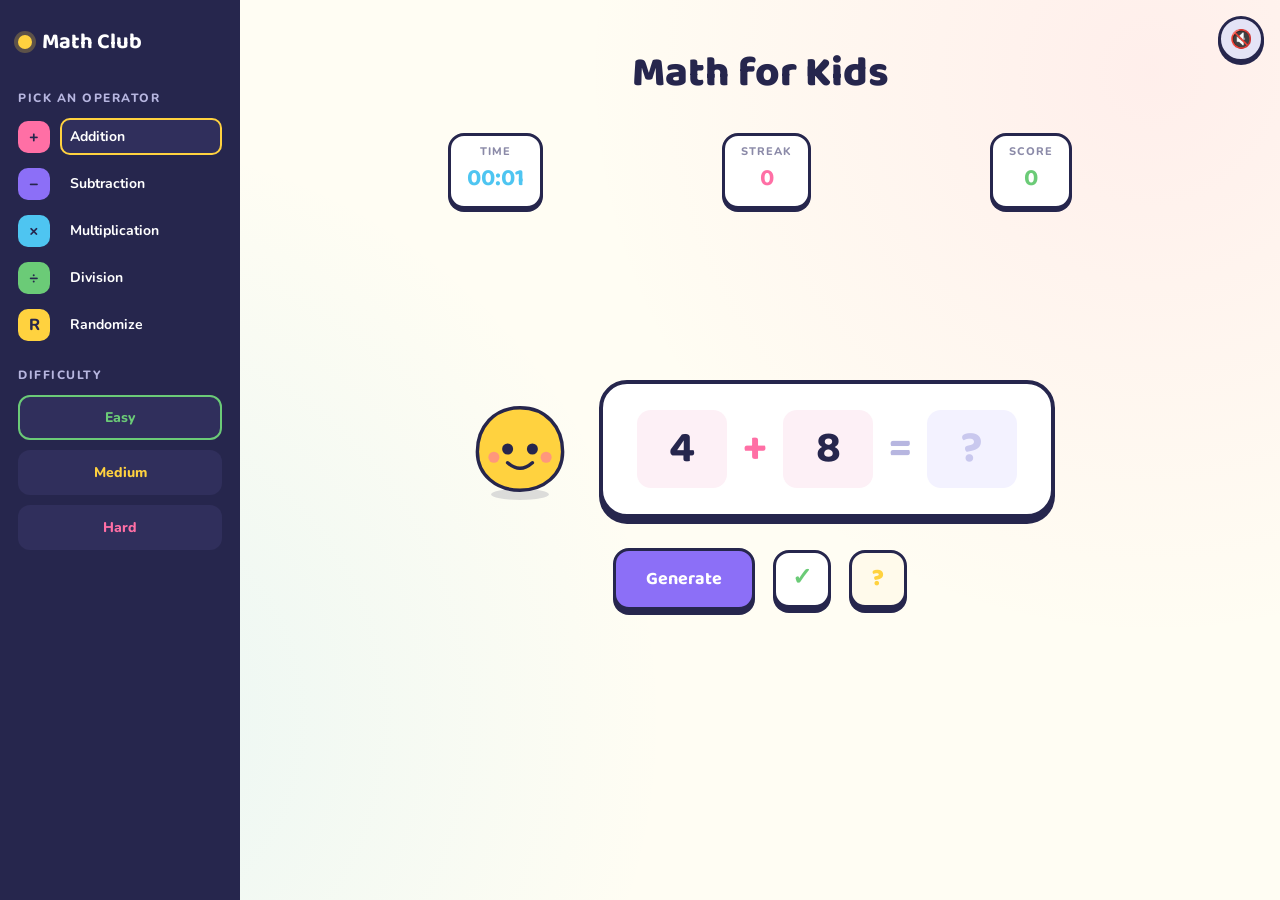
<file: Math For Kids/Math For Kids/index.html>
<!DOCTYPE html>
<html lang="en">
<head>
    <meta charset="UTF-8">
    <meta name="viewport" content="width=device-width, initial-scale=1.0">
    <title>Math for Kids</title>
    <link rel="preconnect" href="https://fonts.googleapis.com">
    <link rel="preconnect" href="https://fonts.gstatic.com" crossorigin>
    <link href="https://fonts.googleapis.com/css2?family=Baloo+2:wght@500;700;800&family=Nunito:wght@600;700;800&display=swap" rel="stylesheet">
    <link rel="stylesheet" href="style.css">
    <script src="script.js" defer></script>
</head>
<body>

<button class="menu-toggle" id="menu-toggle" aria-label="Toggle menu">&#9776;</button>
<button class="music-toggle" id="music-toggle" aria-label="Toggle background music">&#127925;</button>
<audio id="bg-music" src="Music/Aetheric - Sunshine (freetouse.com).mp3" loop preload="auto"></audio>
<audio id="correct-sound" src="Music/freesound_community-yay-6120.mp3" preload="auto"></audio>
<div class="overlay" id="overlay"></div>

<div class="wrapper">
    <div class="sidebar" id="sidebar">
        <div class="sidebar-brand">
            <span class="brand-dot"></span>
            <h1>Math Club</h1>
        </div>

        <h2>Pick an operator</h2>
        <ul id="operator-list">
            <li class="active" data-op="+"><span>&#43;</span><button>Addition</button></li>
            <li data-op="-"><span>&#8722;</span><button>Subtraction</button></li>
            <li data-op="&times;"><span>&#215;</span><button>Multiplication</button></li>
            <li data-op="&divide;"><span>&#247;</span><button>Division</button></li>
            <li data-op="random"><p>R</p><button>Randomize</button></li>
        </ul>

        <h2>Difficulty</h2>
        <button data-level="easy" class="active">Easy</button>
        <button data-level="medium">Medium</button>
        <button data-level="hard">Hard</button>
    </div>

<div class="main">
    <h1>Math for Kids</h1>

    <div class="stats-bar">
        <div class="stat stat-time">
            <span class="stat-label">Time</span>
            <span class="stat-value" id="timer">00:00</span>
        </div>
        <div class="stat stat-streak">
            <span class="stat-label">Streak</span>
            <span class="stat-value" id="streak">0</span>
        </div>
        <div class="stat stat-score">
            <span class="stat-label">Score</span>
            <span class="stat-value" id="score">0</span>
        </div>
    </div>

    <div class="content">
        <div class="game-row">
            <svg class="mascot" id="mascot" viewBox="0 0 160 160" xmlns="http://www.w3.org/2000/svg" aria-hidden="true">
                <ellipse class="mascot-shadow" cx="80" cy="146" rx="42" ry="8"></ellipse>
                <g class="mascot-body">
                    <path d="M80 20 C118 20 142 48 142 84 C142 118 114 140 80 140 C46 140 18 118 18 84 C18 48 42 20 80 20 Z" fill="#FFD23F" stroke="#26264D" stroke-width="5"/>
                    <circle class="eye eye-left" cx="62" cy="80" r="8" fill="#26264D"/>
                    <circle class="eye eye-right" cx="98" cy="80" r="8" fill="#26264D"/>
                    <path class="mouth" d="M62 100 Q80 116 98 100" fill="none" stroke="#26264D" stroke-width="5" stroke-linecap="round"/>
                    <circle cx="42" cy="92" r="8" fill="#FF6FA5" opacity="0.6"/>
                    <circle cx="118" cy="92" r="8" fill="#FF6FA5" opacity="0.6"/>
                </g>
            </svg>

            <div class="problem-card">
                <div class="problem">
                    <input type="text" id="num1" readonly values="_">
                    <span class="operator" id="operator-symbol">+</span>
                    <input type="text" id="num2" readonly values="_">
                    <span class="equals">=</span>
                    <input type="text" id="answer" placeholder="?" inputmode="numeric">
                </div>
            </div>
        </div>

        <div class="actions">
            <button class="generate-btn" id="generate-btn">Generate</button>
            <button class="check-btn" id="check-btn" title="Check answer">&#10003;</button>
            <button class="hint-btn" id="hint-btn" title="Get a hint">?</button>
        </div>

        <div class="hint" id="hint"></div>
        <div class="feedback" id="feedback"></div>
    </div>
</div>
</div>
</body>
</html>
</file>
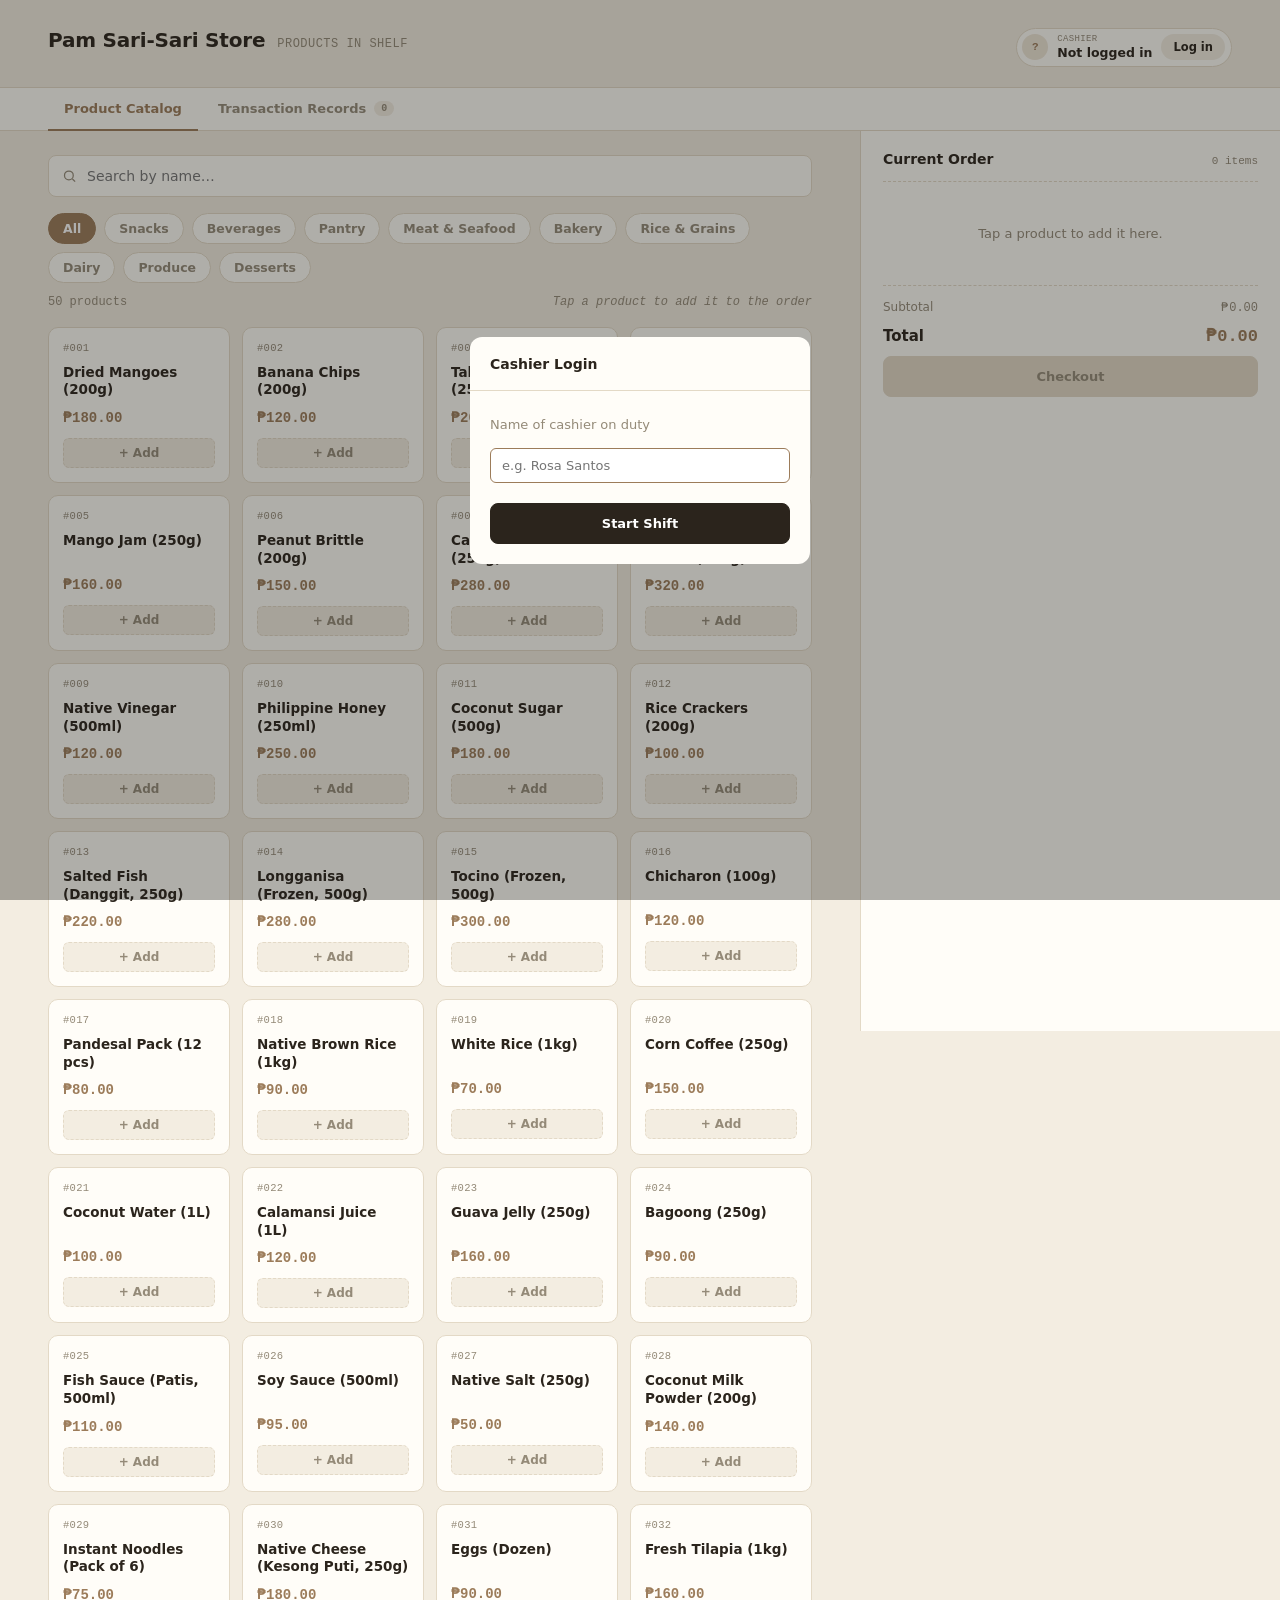
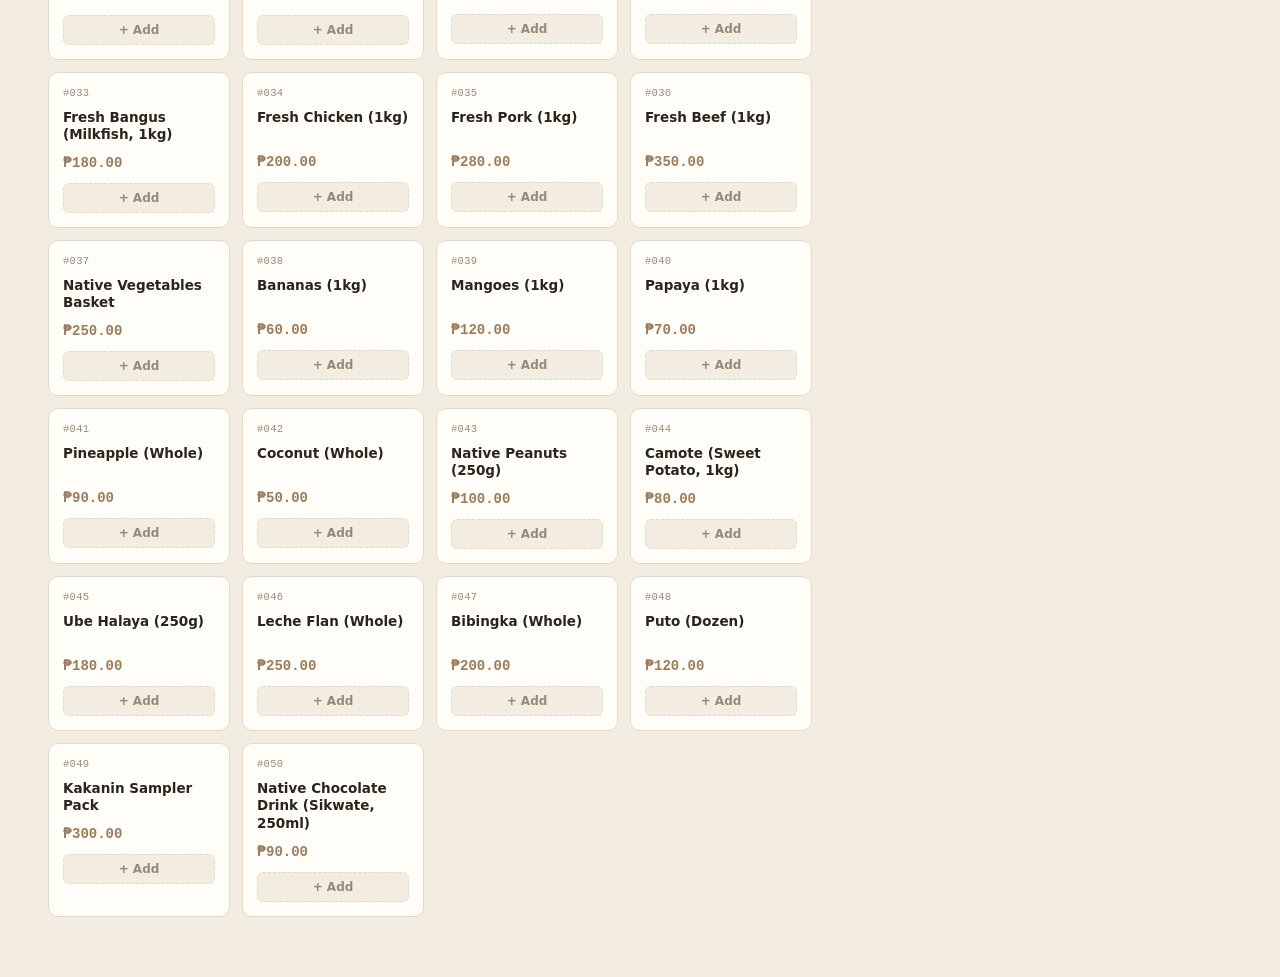
<file: Sari-Sari Store POS System/Sari-Sari Store POS System/Home.html>
<!DOCTYPE html>
<html lang="en">
<head>
<meta charset="UTF-8">
<meta name="viewport" content="width=device-width, initial-scale=1.0">
<title>Sari-Sari Store POS</title>
<link rel="stylesheet" href="style.css">
</head>
<body>

<header>
  <div class="brand">
    <h1>Pam Sari-Sari Store</h1>
    <span class="tag">Products in Shelf</span>
  </div>
  <div class="header-right">
    <div class="cashier-badge" id="cashierBadge">
      <span class="cb-avatar" id="cashierAvatar">?</span>
      <span class="cb-info">
        <span class="cb-label">Cashier</span>
        <span class="cb-name" id="cashierName">Not logged in</span>
      </span>
      <button class="cb-switch" id="cashierSwitchBtn">Log in</button>
    </div>
  </div>
</header>

<nav class="view-tabs">
  <button class="view-tab active" id="tabPos" data-view="pos">Product Catalog</button>
  <button class="view-tab" id="tabRecords" data-view="records">
    Transaction Records
    <span class="tab-badge" id="tabRecordsCount">0</span>
  </button>
</nav>

<div class="layout" id="posView">
  <main class="catalog">
    <div class="search catalog-search">
      <svg viewBox="0 0 24 24" fill="none" stroke-width="2"><circle cx="11" cy="11" r="7"/><path d="m21 21-4.3-4.3"/></svg>
      <input id="searchInput" type="text" placeholder="Search by name…">
    </div>
    <div class="category-filters" id="categoryFilters"></div>
    <div class="meta-row">
      <span id="countLabel">0 products</span>
      <span class="hint">Tap a product to add it to the order</span>
    </div>
    <div class="grid" id="grid"></div>
    <div class="empty-state" id="emptyState" style="display:none;">No products match your search.</div>
  </main>

  <aside class="log-panel">

    <!-- Current Order (cart) -->
    <div class="cart-section">
      <div class="log-head">
        <span class="log-title">Current Order</span>
        <span class="log-count" id="cartCount">0 items</span>
      </div>
      <div class="cart-list" id="cartList">
        <div class="log-empty">Tap a product to add it here.</div>
      </div>
      <div class="log-foot">
        <div class="log-total-row sub">
          <span>Subtotal</span>
          <span id="cartSubtotal">₱0.00</span>
        </div>
        <div class="log-total-row discount" id="cartDiscountRow" style="display:none;">
          <span>Discount (5%)</span>
          <span id="cartDiscount">−₱0.00</span>
        </div>
        <div class="log-total-row">
          <span>Total</span>
          <span id="cartTotal">₱0.00</span>
        </div>
        <button class="btn-checkout" id="checkoutBtn" disabled>Checkout</button>
      </div>
    </div>

  </aside>
</div>

<!-- Transaction Records: its own full-width view, separate from the POS screen -->
<div class="records-view" id="recordsView" style="display:none;">
  <div class="records-inner">
    <div class="records-header">
      <div>
        <h2>Transaction Records</h2>
        <span class="log-count" id="txnCount">0 recorded</span>
      </div>
    </div>

    <div class="stats-row wide">
      <div class="stat-card">
        <span class="stat-label">Total sales today</span>
        <span class="stat-value" id="statTotalSales">₱0.00</span>
      </div>
      <div class="stat-card">
        <span class="stat-label">Most purchased</span>
        <span class="stat-value stat-product" id="statTopProduct">—</span>
      </div>
      <div class="stat-card">
        <span class="stat-label">Customers today</span>
        <span class="stat-value" id="statCustomersToday">0</span>
      </div>
    </div>

    <div class="table-wrap" id="txnTableWrap">
      <table class="txn-table">
        <thead>
          <tr>
            <th>ID</th><th>Date</th><th>Product</th><th class="num">Qty</th>
            <th class="num">Price</th><th class="num">Subtotal</th><th class="num">Disc.</th>
            <th class="num">Paid</th><th class="num">Change</th><th>Customer</th><th>Cashier</th>
          </tr>
        </thead>
        <tbody id="txnTableBody"></tbody>
      </table>
    </div>
  </div>
</div>

<!-- Mobile-only sticky checkout bar: stays visible while scrolling the catalog -->
<div class="mobile-cart-bar" id="mobileCartBar">
  <div class="mcb-info">
    <span class="mcb-count" id="mcbCount">0 items</span>
    <span class="mcb-total" id="mcbTotal">₱0.00</span>
  </div>
  <button class="mcb-checkout" id="mcbCheckoutBtn">Checkout</button>
</div>

<!-- Cashier login modal -->
<div class="modal-overlay" id="cashierOverlay">
  <div class="modal">
    <div class="modal-head">
      <span>Cashier Login</span>
      <button id="cashierClose" aria-label="Close">✕</button>
    </div>
    <div class="modal-body">
      <div class="qty-row">
        <span class="qty-label">Name of cashier on duty</span>
      </div>
      <input class="text-input" id="cashierNameInput" type="text" placeholder="e.g. Rosa Santos">
      <button class="btn-add" id="cashierLoginConfirm">Start Shift</button>
    </div>
  </div>
</div>

<!-- Checkout modal -->
<div class="modal-overlay" id="checkoutOverlay">
  <div class="modal">
    <div class="modal-head">
      <span>Checkout</span>
      <button id="checkoutClose" aria-label="Close">✕</button>
    </div>
    <div class="modal-body" id="checkoutBody">
      <div class="qty-row">
        <span class="qty-label">Customer name (optional)</span>
      </div>
      <input class="text-input" id="customerNameInput" type="text" placeholder="Walk-in customer">

      <div class="qty-row" style="margin-top:10px;">
        <span class="qty-label">Customer type</span>
      </div>
      <div class="type-pills" id="typePills">
        <button type="button" class="type-pill active" data-type="regular">Regular</button>
        <button type="button" class="type-pill" data-type="senior">Senior</button>
        <button type="button" class="type-pill" data-type="suki">Suki</button>
      </div>

      <div class="qty-row" style="margin-top:10px;">
        <span class="qty-label">Subtotal</span>
        <span class="qty-value" id="checkoutSubtotal">₱0.00</span>
      </div>
      <div class="qty-row discount-line" id="checkoutDiscountRow" style="display:none;">
        <span class="qty-label" id="checkoutDiscountLabel">Discount</span>
        <span class="qty-value discount-value" id="checkoutDiscount">−₱0.00</span>
      </div>
      <div class="qty-row subtotal">
        <span class="qty-label">Total due</span>
        <span class="qty-value" id="checkoutTotal">₱0.00</span>
      </div>
      <div class="qty-row">
        <span class="qty-label">Amount paid</span>
        <div class="pay-input-wrap">
          <span class="peso-sign">₱</span>
          <input id="payInput" type="number" min="0" step="0.01" placeholder="0.00">
        </div>
      </div>
      <div class="qty-row change-row">
        <span class="qty-label">Change</span>
        <span class="qty-value" id="changeDue">₱0.00</span>
      </div>
      <div class="pay-error" id="payError">Amount paid is less than the total due.</div>
      <button class="btn-add" id="checkoutConfirm" disabled>Complete Transaction</button>
    </div>
    <div class="confirm-body" id="confirmBody" style="display:none;">
      <div class="confirm-check">✓</div>
      <div class="confirm-msg">Transaction completed</div>
      <div class="confirm-change" id="confirmChangeText"></div>
      <div class="confirm-actions">
        <button class="btn-outline" id="viewReceiptBtn">View Receipt</button>
        <button class="btn-add" id="confirmDone">Done</button>
      </div>
    </div>
  </div>
</div>

<!-- Receipt modal -->
<div class="modal-overlay" id="receiptOverlay">
  <div class="modal receipt-modal">
    <div class="modal-head no-print">
      <span>Receipt</span>
      <button id="receiptClose" aria-label="Close">✕</button>
    </div>
    <div class="receipt-paper" id="receiptPaper"></div>
    <div class="receipt-actions no-print">
      <button class="btn-add" id="printReceiptBtn">Print Receipt</button>
    </div>
  </div>
</div>

<div class="toast" id="toast"><span id="toastMsg"></span></div>

<!-- Dedicated print target: plain, top-level, no fixed/overflow ancestors
     so the browser can paginate it correctly. Populated just before printing. -->
<div id="printArea"></div>

<script src="script.js"></script>
</body>
</html>
</file>
<file: Math For Kids/Math For Kids/style.css>
/* ============ Design tokens ============ */
:root {
    --pink: #FF6FA5;
    --blue: #4EC5F1;
    --green: #6BCB77;
    --yellow: #FFD23F;
    --purple: #8C6FF7;
    --navy: #26264D;
    --cloud: #FFFDF3;
    --panel: #302F5C;
}

* {
    box-sizing: border-box;
}

html, body {
    margin: 0;
    padding: 0;
    height: 100%;
}

body {
    font-family: 'Nunito', sans-serif;
    background-color: var(--cloud);
    background-image:
        radial-gradient(circle at 90% 8%, rgba(255, 111, 165, 0.10) 0, transparent 40%),
        radial-gradient(circle at 6% 80%, rgba(78, 197, 241, 0.12) 0, transparent 42%);
    color: var(--navy);
}

.wrapper {
    display: flex;
    min-height: 100vh;
}

/* ============ Sidebar ============ */
.sidebar {
    width: 240px;
    min-height: 100vh;
    background-color: var(--navy);
    color: #fff;
    padding: 24px 18px;
    box-sizing: border-box;
    flex-shrink: 0;
    transition: transform 0.25s ease;
}

.sidebar-brand {
    display: flex;
    align-items: center;
    gap: 10px;
    margin-bottom: 30px;
}

.brand-dot {
    width: 14px;
    height: 14px;
    border-radius: 50%;
    background: var(--yellow);
    box-shadow: 0 0 0 4px rgba(255, 210, 63, 0.25);
    flex-shrink: 0;
}

.sidebar h1 {
    font-family: 'Baloo 2', sans-serif;
    font-size: 22px;
    margin: 0;
}

.sidebar h2 {
    font-family: 'Nunito', sans-serif;
    font-size: 12px;
    text-transform: uppercase;
    letter-spacing: 1.5px;
    font-weight: 800;
    color: #b7b6e0;
    margin: 24px 0 12px;
}

.sidebar h2:first-of-type {
    margin-top: 0;
}

.sidebar ul {
    list-style: none;
    margin: 0;
    padding: 0;
}

.sidebar ul li {
    display: flex;
    align-items: center;
    gap: 10px;
    margin-bottom: 10px;
}

.sidebar ul li span,
.sidebar ul li p {
    display: flex;
    align-items: center;
    justify-content: center;
    width: 32px;
    height: 32px;
    border-radius: 10px;
    font-weight: 800;
    font-size: 16px;
    margin: 0;
    flex-shrink: 0;
    color: var(--navy);
    background-color: #c9c8ee;
    border: 2px solid transparent;
}

/* Color-code each operator's icon badge */
.sidebar ul li[data-op="+"] span    { background-color: var(--pink); }
.sidebar ul li[data-op="-"] span    { background-color: var(--purple); }
.sidebar ul li[data-op="×"] span,
.sidebar ul li[data-op="&times;"] span   { background-color: var(--blue); }
.sidebar ul li[data-op="÷"] span,
.sidebar ul li[data-op="&divide;"] span  { background-color: var(--green); }
.sidebar ul li[data-op="random"] p  { background-color: var(--yellow); }

.sidebar ul li button {
    flex: 1;
    text-align: left;
    background: none;
    border: none;
    color: #fff;
    font-family: 'Nunito', sans-serif;
    font-weight: 700;
    font-size: 14px;
    padding: 9px 10px;
    border-radius: 10px;
    cursor: pointer;
    transition: background-color 0.15s ease;
}

.sidebar ul li button:hover {
    background-color: var(--panel);
}

.sidebar ul li.active button {
    background-color: var(--panel);
    box-shadow: inset 0 0 0 2px var(--yellow);
}

.sidebar > button {
    display: block;
    width: 100%;
    margin-bottom: 10px;
    padding: 11px;
    border: 2px solid transparent;
    border-radius: 12px;
    background-color: var(--panel);
    font-family: 'Nunito', sans-serif;
    font-size: 14px;
    font-weight: 800;
    cursor: pointer;
    transition: transform 0.1s ease, border-color 0.15s ease;
}

.sidebar > button:last-child {
    margin-bottom: 0;
}

.sidebar > button[data-level="easy"]   { color: var(--green); }
.sidebar > button[data-level="medium"] { color: var(--yellow); }
.sidebar > button[data-level="hard"]   { color: var(--pink); }

.sidebar > button:hover {
    transform: translateY(-1px);
}

.sidebar > button.active {
    border-color: currentColor;
}

/* ============ Mobile menu / music toggles ============ */
.menu-toggle {
    display: none;
}

.music-toggle {
    position: fixed;
    top: 16px;
    right: 16px;
    z-index: 30;
    width: 46px;
    height: 46px;
    border: 3px solid var(--navy);
    border-radius: 50%;
    background-color: var(--yellow);
    color: var(--navy);
    font-size: 18px;
    cursor: pointer;
    box-shadow: 0 3px 0 var(--navy);
    transition: transform 0.1s ease, box-shadow 0.1s ease;
}

.music-toggle:hover {
    transform: translateY(-1px);
}

.music-toggle:active {
    transform: translateY(2px);
    box-shadow: 0 1px 0 var(--navy);
}

.music-toggle.muted {
    background-color: #e4e3f6;
}

.overlay {
    display: none;
}

/* ============ Main content ============ */
.main {
    flex: 1;
    display: flex;
    flex-direction: column;
    align-items: center;
    padding: 40px 20px 20px;
    box-sizing: border-box;
    min-height: 100vh;
}

.main h1 {
    font-family: 'Baloo 2', sans-serif;
    font-size: 42px;
    font-weight: 800;
    margin: 0;
    color: var(--navy);
}

.stats-bar {
    display: flex;
    justify-content: space-between;
    align-items: center;
    width: 100%;
    max-width: 640px;
    margin-top: 26px;
    padding: 0 8px;
    box-sizing: border-box;
}

.stat {
    display: flex;
    flex-direction: column;
    align-items: center;
    min-width: 76px;
    background-color: #fff;
    border: 3px solid var(--navy);
    border-radius: 16px;
    padding: 8px 16px;
    box-shadow: 0 3px 0 var(--navy);
}

.stat-label {
    font-family: 'Nunito', sans-serif;
    font-size: 11px;
    text-transform: uppercase;
    letter-spacing: 1px;
    font-weight: 800;
    color: #8b8aa8;
}

.stat-value {
    font-family: 'Baloo 2', sans-serif;
    font-size: 24px;
    font-weight: 700;
    color: var(--navy);
}

.stat-time .stat-value  { color: var(--blue); }
.stat-streak .stat-value { color: var(--pink); }
.stat-score .stat-value  { color: var(--green); }

.content {
    flex: 1;
    display: flex;
    flex-direction: column;
    align-items: center;
    justify-content: center;
    gap: 30px;
    width: 100%;
}

/* ============ Mascot + problem card ============ */
.game-row {
    display: flex;
    align-items: center;
    gap: 24px;
    flex-wrap: wrap;
    justify-content: center;
}

.mascot {
    width: 110px;
    height: 110px;
    flex-shrink: 0;
    animation: idleBob 3s ease-in-out infinite;
}

.mascot-shadow {
    fill: rgba(38, 38, 77, 0.15);
}

.eye {
    transform-origin: center;
    animation: blink 4.5s ease-in-out infinite;
}

@keyframes idleBob {
    0%, 100% { transform: translateY(0); }
    50% { transform: translateY(-6px); }
}

@keyframes blink {
    0%, 92%, 100% { transform: scaleY(1); }
    96% { transform: scaleY(0.1); }
}

.mascot.happy {
    animation: happyBounce 0.6s ease;
}

.mascot.sad .mascot-body {
    animation: sadWobble 0.5s ease;
}

@keyframes happyBounce {
    0%   { transform: translateY(0) scale(1); }
    30%  { transform: translateY(-22px) scale(1.08); }
    55%  { transform: translateY(0) scale(0.96); }
    75%  { transform: translateY(-8px) scale(1.03); }
    100% { transform: translateY(0) scale(1); }
}

@keyframes sadWobble {
    0%, 100% { transform: rotate(0deg); }
    25% { transform: rotate(-6deg); }
    75% { transform: rotate(6deg); }
}

.problem-card {
    background-color: #fff;
    border: 4px solid var(--navy);
    border-radius: 28px;
    padding: 26px 34px;
    box-shadow: 0 6px 0 var(--navy);
}

.problem {
    display: flex;
    align-items: center;
    gap: 16px;
    font-family: 'Baloo 2', sans-serif;
    font-size: 44px;
    font-weight: 700;
    color: var(--navy);
}

.problem input {
    width: 90px;
    font-family: inherit;
    font-size: inherit;
    font-weight: inherit;
    text-align: center;
    border: none;
    border-radius: 14px;
    background: #f3f2ff;
    color: var(--navy);
    padding: 4px 0;
}

.problem input:focus {
    outline: 3px solid var(--blue);
    outline-offset: 1px;
}

.problem input[readonly] {
    background: #fdf0f6;
}

.problem .operator {
    color: var(--pink);
}

.problem .equals {
    color: #b7b6e0;
}

.problem input::placeholder {
    color: #c9c8ee;
}

/* ============ Buttons ============ */
.actions {
    display: flex;
    align-items: center;
    gap: 18px;
}

.generate-btn,
.check-btn,
.hint-btn {
    font-family: 'Baloo 2', sans-serif;
    border: 3px solid var(--navy);
    cursor: pointer;
    transition: transform 0.08s ease, box-shadow 0.08s ease;
}

.generate-btn {
    padding: 14px 30px;
    font-size: 18px;
    font-weight: 700;
    background-color: var(--purple);
    color: #fff;
    border-radius: 16px;
    box-shadow: 0 5px 0 var(--navy);
}

.generate-btn:hover {
    background-color: #7c5cf0;
}

.check-btn,
.hint-btn {
    width: 58px;
    height: 58px;
    font-size: 24px;
    font-weight: 800;
    border-radius: 16px;
    background-color: #fff;
    box-shadow: 0 5px 0 var(--navy);
}

.check-btn {
    color: var(--green);
}

.hint-btn {
    color: var(--yellow);
    background-color: #fffaeb;
}

.generate-btn:active,
.check-btn:active,
.hint-btn:active {
    transform: translateY(4px);
    box-shadow: 0 1px 0 var(--navy);
}

.check-btn.correct {
    background-color: var(--green);
    color: #fff;
}

.check-btn.incorrect {
    background-color: var(--pink);
    color: #fff;
}

/* ============ Hint & feedback ============ */
.hint {
    font-family: 'Nunito', sans-serif;
    font-size: 16px;
    font-weight: 700;
    min-height: 20px;
    color: #92610a;
    background-color: #fff6da;
    border: 3px dashed var(--yellow);
    border-radius: 16px;
    padding: 10px 20px;
    max-width: 440px;
    text-align: center;
    line-height: 1.45;
}

.hint:empty {
    border: none;
    background: none;
    padding: 0;
}

.feedback {
    font-family: 'Baloo 2', sans-serif;
    font-size: 18px;
    font-weight: 700;
    min-height: 20px;
    color: var(--navy);
}

/* ============ Reduced motion ============ */
@media (prefers-reduced-motion: reduce) {
    .mascot,
    .eye,
    .mascot.happy,
    .mascot.sad .mascot-body {
        animation: none !important;
    }
}

/* ============ Responsive ============ */
@media (max-width: 768px) {
    .menu-toggle {
        display: block;
        position: fixed;
        top: 16px;
        left: 16px;
        z-index: 30;
        width: 46px;
        height: 46px;
        border: 3px solid var(--navy);
        border-radius: 50%;
        background-color: var(--navy);
        color: #fff;
        font-size: 20px;
        cursor: pointer;
        box-shadow: 0 3px 0 rgba(0,0,0,0.3);
    }

    .sidebar {
        position: fixed;
        top: 0;
        left: 0;
        z-index: 25;
        width: 260px;
        max-width: 80vw;
        transform: translateX(-100%);
        box-shadow: 4px 0 16px rgba(0, 0, 0, 0.3);
    }

    .sidebar.open {
        transform: translateX(0);
    }

    .overlay.open {
        display: block;
        position: fixed;
        inset: 0;
        background-color: rgba(0, 0, 0, 0.4);
        z-index: 20;
    }

    .main {
        width: 100%;
        padding: 70px 16px 20px;
        min-height: 100vh;
    }

    .main h1 {
        font-size: 30px;
        text-align: center;
    }

    .stats-bar {
        gap: 10px;
    }

    .stat {
        min-width: 0;
        padding: 6px 10px;
    }

    .stat-value {
        font-size: 18px;
    }

    .content {
        gap: 22px;
    }

    .mascot {
        width: 76px;
        height: 76px;
    }

    .problem-card {
        padding: 18px 20px;
        border-radius: 22px;
    }

    .problem {
        font-size: 28px;
        gap: 10px;
    }

    .problem input {
        width: 58px;
    }

    .actions {
        gap: 12px;
    }

    .generate-btn {
        padding: 12px 22px;
        font-size: 16px;
    }

    .check-btn,
    .hint-btn {
        width: 50px;
        height: 50px;
        font-size: 20px;
    }
}

@media (max-width: 380px) {
    .game-row {
        gap: 14px;
    }

    .mascot {
        width: 60px;
        height: 60px;
    }

    .problem {
        font-size: 22px;
    }

    .problem input {
        width: 48px;
    }
}
</file>
<file: Sari-Sari Store POS System/Sari-Sari Store POS System/style.css>
:root{
  --bg:#F3EDE1;
  --panel:#FFFDF8;
  --ink:#2B241C;
  --muted:#948A78;
  --line:#E3D9C6;
  --accent:#9C7C5A;
  --accent-soft:#EFE6D6;
  --danger:#A6402B;
  --mono:ui-monospace,'SFMono-Regular','Consolas','Liberation Mono',monospace;
}
*{box-sizing:border-box;}
html,body{margin:0;padding:0;}
body{
  background:var(--bg);
  color:var(--ink);
  font-family:system-ui,-apple-system,"Segoe UI",Roboto,Helvetica,Arial,sans-serif;
  min-height:100vh;
  -webkit-font-smoothing:antialiased;
}

@keyframes fadeSlideUp{
  from{ opacity:0; transform:translateY(10px); }
  to{ opacity:1; transform:translateY(0); }
}
@keyframes fadeSlideDown{
  from{ opacity:0; transform:translateY(-8px); }
  to{ opacity:1; transform:translateY(0); }
}
@keyframes slideInRight{
  from{ opacity:0; transform:translateX(16px); }
  to{ opacity:1; transform:translateX(0); }
}
@keyframes popIn{
  0%{ opacity:0; transform:scale(0.92) translateY(6px); }
  100%{ opacity:1; transform:scale(1) translateY(0); }
}
@keyframes highlightFlash{
  0%{ background:var(--accent-soft); }
  100%{ background:transparent; }
}
@keyframes checkPop{
  0%{ transform:scale(0.5); opacity:0; }
  60%{ transform:scale(1.08); opacity:1; }
  100%{ transform:scale(1); }
}
@keyframes pulseAccent{
  0%,100%{ box-shadow:0 0 0 0 rgba(74,124,89,0.25); }
  50%{ box-shadow:0 0 0 6px rgba(74,124,89,0); }
}

header{
  display:flex;
  align-items:flex-start;
  justify-content:space-between;
  padding:28px clamp(20px,4vw,48px) 20px;
  border-bottom:1px solid var(--line);
  flex-wrap:wrap;
  gap:16px;
  animation:fadeSlideDown .4s ease both;
}
header .brand{display:flex;align-items:baseline;gap:12px;}
header h1{
  font-size:20px;
  font-weight:700;
  letter-spacing:-0.01em;
  margin:0;
}
header .tag{
  font-size:12px;
  color:var(--muted);
  font-family:var(--mono);
  letter-spacing:0.04em;
  text-transform:uppercase;
}

.header-right{
  display:flex;
  align-items:center;
  gap:12px;
  flex-wrap:wrap;
}

.search{ position:relative; }
.search input{
  width:220px;
  padding:10px 14px 10px 34px;
  border:1px solid var(--line);
  border-radius:8px;
  background:var(--panel);
  font-family:inherit;
  font-size:13px;
  color:var(--ink);
  outline:none;
  transition:border-color .2s, box-shadow .2s;
}
.search input:focus{
  border-color:var(--accent);
  box-shadow:0 0 0 3px var(--accent-soft);
}
.search svg{
  position:absolute;
  left:11px;
  top:50%;
  transform:translateY(-50%);
  width:14px;
  height:14px;
  stroke:var(--muted);
  transition:stroke .2s;
}
.search input:focus ~ svg{ stroke:var(--accent); }

.catalog-search{ margin-bottom:16px; }
.catalog-search input{
  width:100%;
  padding:12px 14px 12px 38px;
  font-size:14px;
}
.catalog-search svg{
  left:14px;
  width:15px;
  height:15px;
}

.category-filters{
  display:flex;
  flex-wrap:wrap;
  gap:8px;
  margin-bottom:12px;
}
.category-pill{
  flex:0 0 auto;
  padding:7px 14px;
  border-radius:999px;
  border:1px solid var(--line);
  background:var(--panel);
  color:var(--muted);
  font-family:inherit;
  font-size:12.5px;
  font-weight:600;
  white-space:nowrap;
  cursor:pointer;
  transition:border-color .15s, background .15s, color .15s;
}
.category-pill:hover{ border-color:var(--accent); color:var(--accent); }
.category-pill.active{
  border-color:var(--accent);
  background:var(--accent);
  color:#fff;
}

/* ---------- Cashier badge ---------- */
.cashier-badge{
  display:flex;
  align-items:center;
  gap:9px;
  border:1px solid var(--line);
  border-radius:999px;
  padding:5px 6px 5px 5px;
  background:var(--panel);
}
.cb-avatar{
  width:26px;height:26px;
  border-radius:50%;
  background:var(--accent-soft);
  color:var(--accent);
  font-family:var(--mono);
  font-weight:700;
  font-size:11px;
  display:flex;
  align-items:center;
  justify-content:center;
  flex-shrink:0;
  text-transform:uppercase;
}
.cb-info{
  display:flex;
  flex-direction:column;
  line-height:1.25;
}
.cb-label{
  font-family:var(--mono);
  font-size:9px;
  color:var(--muted);
  text-transform:uppercase;
  letter-spacing:0.04em;
}
.cb-name{
  font-size:12.5px;
  font-weight:600;
  max-width:120px;
  overflow:hidden;
  text-overflow:ellipsis;
  white-space:nowrap;
}
.cb-switch{
  border:none;
  background:var(--bg);
  color:var(--ink);
  font-family:inherit;
  font-size:11.5px;
  font-weight:600;
  padding:6px 12px;
  border-radius:999px;
  cursor:pointer;
  transition:background .15s, color .15s;
}
.cb-switch:hover{ background:var(--accent); color:#fff; }

/* ---------- Nav tabs ---------- */
.view-tabs{
  display:flex;
  gap:4px;
  padding:0 clamp(20px,4vw,48px);
  border-bottom:1px solid var(--line);
  background:var(--panel);
}
.view-tab{
  border:none;
  background:none;
  padding:13px 16px;
  font-family:inherit;
  font-size:13px;
  font-weight:600;
  color:var(--muted);
  cursor:pointer;
  border-bottom:2px solid transparent;
  margin-bottom:-1px;
  transition:color .15s, border-color .15s;
  display:flex;
  align-items:center;
  gap:8px;
}
.view-tab:hover{ color:var(--ink); }
.view-tab.active{
  color:var(--accent);
  border-bottom-color:var(--accent);
}
.tab-badge{
  font-family:var(--mono);
  font-size:10px;
  font-weight:700;
  background:var(--accent-soft);
  color:var(--accent);
  border-radius:999px;
  padding:2px 7px;
}
.view-tab:not(.active) .tab-badge{
  background:var(--bg);
  color:var(--muted);
}

.layout{
  display:grid;
  grid-template-columns:1fr 420px;
}
@media (max-width:860px){
  .layout{grid-template-columns:1fr;}
  .catalog{ padding-bottom:100px; }
}

.catalog{ padding:24px clamp(20px,4vw,48px) 60px; }

.meta-row{
  display:flex;
  justify-content:space-between;
  align-items:center;
  margin-bottom:18px;
  font-family:var(--mono);
  font-size:12px;
  color:var(--muted);
  flex-wrap:wrap;
  gap:6px;
}
.meta-row .hint{ font-style:italic; }

.grid{
  display:grid;
  grid-template-columns:repeat(4, 1fr);
  gap:12px;
}
@media (max-width:760px){
  .grid{ grid-template-columns:repeat(2, 1fr); }
}
@media (max-width:420px){
  .grid{ grid-template-columns:1fr; }
}
.card{
  border:1px solid var(--line);
  border-radius:10px;
  background:var(--panel);
  padding:14px;
  cursor:pointer;
  transition:border-color .2s, transform .18s cubic-bezier(.2,.8,.3,1.2), box-shadow .2s;
  text-align:left;
  display:flex;
  flex-direction:column;
  gap:10px;
  animation:fadeSlideUp .35s ease both;
  animation-delay:calc(var(--i, 0) * 18ms);
}
.card:hover{
  border-color:var(--accent);
  transform:translateY(-3px);
  box-shadow:0 8px 20px -10px rgba(28,27,25,0.18);
}
.card:active{transform:scale(0.97) translateY(-1px);}
.card.in-cart{
  border-color:var(--accent);
  box-shadow:0 0 0 1px var(--accent);
}
.card .id{
  font-family:var(--mono);
  font-size:10.5px;
  color:var(--muted);
  letter-spacing:0.03em;
}
.card .name{
  font-size:13.5px;
  font-weight:600;
  line-height:1.3;
  min-height:34px;
}
.card .price{
  font-family:var(--mono);
  font-size:14px;
  font-weight:600;
  color:var(--accent);
}

.card-qty-row{ margin-top:2px; }
.cq-add{
  width:100%;
  padding:7px;
  border-radius:6px;
  border:1px dashed var(--line);
  background:var(--bg);
  color:var(--muted);
  font-family:inherit;
  font-size:12px;
  font-weight:600;
  cursor:pointer;
  transition:border-color .15s, color .15s, background .15s;
}
.cq-add:hover{
  border-color:var(--accent);
  border-style:solid;
  color:var(--accent);
  background:var(--accent-soft);
}
.cq-stepper{
  display:flex;
  align-items:center;
  justify-content:space-between;
  background:var(--accent-soft);
  border-radius:6px;
  padding:4px 6px;
}
.cq-btn{
  width:24px;height:24px;
  border:1px solid var(--line);
  background:var(--panel);
  border-radius:6px;
  cursor:pointer;
  font-size:14px;
  line-height:1;
  color:var(--ink);
  display:flex;align-items:center;justify-content:center;
  padding:0;
  transition:border-color .15s, transform .1s;
}
.cq-btn:hover{ border-color:var(--accent); }
.cq-btn:active{ transform:scale(0.85); }
.cq-count{
  font-family:var(--mono);
  font-weight:700;
  font-size:13px;
  color:var(--accent);
}

.empty-state{
  color:var(--muted);
  font-size:13px;
  padding:40px 0;
  text-align:center;
}

/* ---------- Side panel ---------- */
.log-panel{
  border-left:1px solid var(--line);
  background:var(--panel);
  padding:20px 22px;
  position:sticky;
  top:0;
  height:100vh;
  overflow-y:auto;
  display:flex;
  flex-direction:column;
  gap:22px;
}
.log-head{
  display:flex;
  justify-content:space-between;
  align-items:baseline;
  padding-bottom:14px;
  border-bottom:1px dashed var(--line);
  margin-bottom:12px;
  flex-wrap:wrap;
  gap:8px;
}
.log-head-actions{
  display:flex;
  align-items:center;
  gap:10px;
}
.log-title{ font-weight:700; font-size:14px; }
.log-count{
  font-family:var(--mono);
  font-size:11px;
  color:var(--muted);
}
.log-empty{
  color:var(--muted);
  font-size:13px;
  text-align:center;
  padding:30px 10px;
  line-height:1.5;
}

/* ---------- Current Order (cart) ---------- */
.cart-section{ flex-shrink:0; }
.cart-item{
  display:grid;
  grid-template-columns:1fr auto auto;
  align-items:center;
  gap:8px;
  padding:9px 0;
  border-bottom:1px solid var(--line);
  font-size:12.5px;
  animation:slideInRight .3s ease both;
}
.cart-item.bump{ animation:slideInRight .3s ease both, highlightFlash 1s ease-out .05s; }
.cart-item .ci-name{
  font-weight:600;
  line-height:1.3;
}
.cart-item .ci-price{
  font-family:var(--mono);
  font-size:10.5px;
  color:var(--muted);
  display:block;
  margin-top:2px;
}
.cart-qty{
  display:flex;
  align-items:center;
  gap:6px;
  font-family:var(--mono);
}
.cart-qty button{
  width:20px;height:20px;
  border:1px solid var(--line);
  background:var(--bg);
  border-radius:5px;
  cursor:pointer;
  font-size:12px;
  line-height:1;
  color:var(--ink);
  display:flex;align-items:center;justify-content:center;
  padding:0;
  transition:border-color .15s, transform .1s;
}
.cart-qty button:hover{ border-color:var(--accent); }
.cart-qty button:active{ transform:scale(0.85); }
.cart-item .ci-subtotal{
  font-family:var(--mono);
  font-weight:700;
  color:var(--accent);
  text-align:right;
  min-width:52px;
}
.ci-remove{
  background:none;border:none;cursor:pointer;
  color:var(--muted);
  font-size:13px;
  padding:0 2px;
  grid-column:3;
  justify-self:end;
}
.ci-remove:hover{ color:var(--danger); }

.log-foot{
  border-top:1px dashed var(--line);
  margin-top:12px;
  padding-top:14px;
}
.log-total-row{
  display:flex;
  justify-content:space-between;
  align-items:baseline;
  font-size:15px;
  font-weight:700;
  margin-bottom:10px;
}
.log-total-row.sub{
  font-size:12px;
  font-weight:500;
  color:var(--muted);
}
.log-total-row.discount{
  font-size:12px;
  font-weight:600;
  color:var(--danger);
}
.log-total-row span:last-child{
  font-family:var(--mono);
  color:var(--accent);
  font-size:17px;
  transition:transform .2s ease;
  display:inline-block;
}
.log-total-row.sub span:last-child,
.log-total-row.discount span:last-child{
  font-size:12px;
  color:inherit;
}
.log-total-row span:last-child.bump{
  animation:checkPop .3s ease;
}
.btn-checkout{
  width:100%;
  padding:12px;
  border-radius:8px;
  border:1px solid var(--ink);
  background:var(--ink);
  color:#fff;
  font-family:inherit;
  font-size:13px;
  font-weight:600;
  cursor:pointer;
  transition:background .15s, transform .12s;
}
.btn-checkout:hover:not(:disabled){ background:#000; transform:translateY(-1px); }
.btn-checkout:active:not(:disabled){ transform:scale(0.97); }
.btn-checkout:disabled{
  background:var(--line);
  border-color:var(--line);
  color:var(--muted);
  cursor:not-allowed;
}

/* ---------- Transaction Records: separate full-width view ---------- */
.records-view{
  padding:32px clamp(20px,4vw,48px) 60px;
  animation:fadeSlideUp .25s ease both;
}
.records-inner{
  max-width:900px;
  margin:0 auto;
}
.records-header{
  display:flex;
  justify-content:space-between;
  align-items:center;
  margin-bottom:20px;
  flex-wrap:wrap;
  gap:12px;
}
.records-header h2{
  margin:0 0 4px;
  font-size:19px;
  font-weight:700;
}

.stats-row.wide{
  grid-template-columns:1fr 1fr 1fr;
  max-width:680px;
  margin-bottom:24px;
}
.stats-row.wide .stat-card{ padding:16px 18px; }
.stats-row.wide .stat-value{ font-size:20px; }

/* ---------- Reporting stats ---------- */
.stats-row{
  display:grid;
  grid-template-columns:1fr 1fr;
  gap:8px;
  margin-bottom:16px;
}
.stat-card{
  background:var(--accent-soft);
  border-radius:10px;
  padding:12px 12px;
  display:flex;
  flex-direction:column;
  gap:4px;
  animation:fadeSlideUp .3s ease both;
}
.stat-label{
  font-size:10px;
  font-family:var(--mono);
  text-transform:uppercase;
  letter-spacing:0.03em;
  color:var(--muted);
}
.stat-value{
  font-family:var(--mono);
  font-weight:700;
  font-size:16px;
  color:var(--accent);
  transition:transform .2s ease;
  display:inline-block;
}
.stat-value.bump{ animation:checkPop .3s ease; }
.stat-product{
  font-size:12px;
  line-height:1.3;
  color:var(--ink);
}
.stat-product .stat-qty{
  display:block;
  font-size:10.5px;
  color:var(--accent);
  margin-top:2px;
}

/* ---------- Transaction table view ---------- */
.table-wrap{
  overflow-x:auto;
  border:1px solid var(--line);
  border-radius:8px;
}
.txn-table{
  width:100%;
  border-collapse:collapse;
  font-size:11px;
  white-space:nowrap;
}
.txn-table th{
  text-align:left;
  font-family:var(--mono);
  font-size:9.5px;
  text-transform:uppercase;
  letter-spacing:0.03em;
  color:var(--muted);
  background:var(--bg);
  padding:8px 10px;
  border-bottom:1px solid var(--line);
  position:sticky;
  top:0;
}
.txn-table td{
  padding:7px 10px;
  border-bottom:1px solid var(--line);
  font-family:var(--mono);
}
.txn-table tbody tr:hover{ background:var(--accent-soft); }
.txn-table th.num{ text-align:right; }
.txn-table td.num{ text-align:right; }
.txn-table td.disc{ color:var(--danger); }

/* ---------- Checkout payment / forms ---------- */
.text-input{
  width:100%;
  padding:9px 11px;
  border:1px solid var(--line);
  border-radius:6px;
  font-family:inherit;
  font-size:13px;
  color:var(--ink);
  outline:none;
  transition:border-color .15s;
  margin:8px 0 4px;
}
.text-input:focus{ border-color:var(--accent); }

.type-pills{
  display:flex;
  gap:6px;
  margin:8px 0 4px;
}
.type-pill{
  flex:1;
  padding:8px 4px;
  border-radius:6px;
  border:1px solid var(--line);
  background:var(--panel);
  color:var(--muted);
  font-family:inherit;
  font-size:12px;
  font-weight:600;
  cursor:pointer;
  transition:border-color .15s, background .15s, color .15s;
}
.type-pill:hover{ border-color:var(--accent); color:var(--accent); }
.type-pill.active{
  border-color:var(--accent);
  background:var(--accent);
  color:#fff;
}

.pay-input-wrap{
  display:flex;
  align-items:center;
  gap:6px;
  border:1px solid var(--line);
  border-radius:6px;
  padding:5px 10px;
}
.pay-input-wrap:focus-within{ border-color:var(--accent); }
.peso-sign{ color:var(--muted); font-family:var(--mono); font-size:13px; }
.pay-input-wrap input{
  border:none;
  outline:none;
  width:100px;
  text-align:right;
  font-family:var(--mono);
  font-size:14px;
  color:var(--ink);
}
.discount-line .discount-value{ color:var(--danger); }
.change-row{
  border-top:1px dashed var(--line);
  margin-top:6px;
  padding-top:12px;
  font-weight:700;
}
.change-row .qty-value{ color:var(--accent); font-size:16px; }
.change-row.insufficient .qty-value{ color:var(--muted); }
.pay-error{
  display:none;
  color:var(--danger);
  font-size:11.5px;
  margin-top:-4px;
  margin-bottom:4px;
}
.pay-error.show{ display:block; }

/* ---------- Confirmation state ---------- */
.confirm-body{
  padding:32px 24px 26px;
  text-align:center;
  animation:popIn .3s ease both;
}
.confirm-check{
  width:44px;height:44px;
  border-radius:50%;
  background:var(--accent-soft);
  color:var(--accent);
  font-size:22px;
  display:flex;
  align-items:center;
  justify-content:center;
  margin:0 auto 14px;
  animation:checkPop .4s cubic-bezier(.2,.9,.3,1.3) both, pulseAccent 1.6s ease-out .4s;
}
.confirm-msg{
  font-size:15px;
  font-weight:700;
  margin-bottom:6px;
  animation:fadeSlideUp .3s ease .1s both;
}
.confirm-change{
  font-family:var(--mono);
  font-size:13px;
  color:var(--muted);
  margin-bottom:18px;
  animation:fadeSlideUp .3s ease .18s both;
}
.confirm-actions{
  display:flex;
  gap:8px;
}
.btn-outline{
  flex:1;
  padding:12px;
  border-radius:8px;
  border:1px solid var(--line);
  background:var(--panel);
  color:var(--ink);
  font-family:inherit;
  font-size:13px;
  font-weight:600;
  cursor:pointer;
  transition:border-color .15s, transform .12s;
}
.btn-outline:hover{ border-color:var(--accent); color:var(--accent); }
.btn-outline:active{ transform:scale(0.97); }
.confirm-actions .btn-add{ flex:1; margin-top:0; }

/* ---------- Modal ---------- */
.modal-overlay{
  position:fixed;inset:0;
  background:rgba(28,27,25,0.35);
  display:none;
  align-items:center;
  justify-content:center;
  z-index:50;
  padding:20px;
  animation:fadeSlideDown .18s ease both;
}
.modal-overlay.show{ display:flex; }
.modal{
  background:var(--panel);
  border-radius:12px;
  max-width:340px;
  width:100%;
  overflow:hidden;
  animation:popIn .22s cubic-bezier(.2,.9,.3,1.1) both;
  max-height:90vh;
  display:flex;
  flex-direction:column;
}
.modal-head{
  padding:16px 20px;
  border-bottom:1px solid var(--line);
  display:flex;
  justify-content:space-between;
  align-items:center;
  font-weight:600;
  font-size:14px;
  flex-shrink:0;
}
.modal-head button{
  background:none;border:none;cursor:pointer;
  font-size:16px;color:var(--muted);
}
.modal-body{ padding:18px 20px 20px; overflow-y:auto; }
.qty-row{
  display:flex;
  justify-content:space-between;
  align-items:center;
  padding:8px 0;
  font-size:13px;
}
.qty-row.subtotal{
  border-top:1px dashed var(--line);
  margin-top:6px;
  padding-top:12px;
  font-weight:700;
}
.qty-label{ color:var(--muted); }
.qty-value{ font-family:var(--mono); font-weight:600; }
.qty-row.subtotal .qty-value{ color:var(--accent); font-size:16px; }

.btn-add{
  width:100%;
  margin-top:16px;
  padding:12px;
  border-radius:8px;
  border:1px solid var(--ink);
  background:var(--ink);
  color:#fff;
  font-family:inherit;
  font-size:13px;
  font-weight:600;
  cursor:pointer;
  transition:background .15s, transform .12s;
}
.btn-add:hover:not(:disabled){ background:#000; transform:translateY(-1px); }
.btn-add:active:not(:disabled){ transform:scale(0.97); }
.btn-add:disabled{
  background:var(--line);
  border-color:var(--line);
  color:var(--muted);
  cursor:not-allowed;
  transform:none;
}

/* ---------- Receipt ---------- */
.receipt-modal{ max-width:320px; }
.receipt-paper{
  padding:22px 22px 6px;
  font-family:var(--mono);
  font-size:12px;
  overflow-y:auto;
}
.receipt-paper .r-store{
  text-align:center;
  font-weight:700;
  font-size:14px;
  margin-bottom:2px;
}
.receipt-paper .r-sub{
  text-align:center;
  color:var(--muted);
  font-size:10px;
  margin-bottom:14px;
}
.receipt-paper .r-meta{
  font-size:10.5px;
  color:var(--muted);
  margin-bottom:12px;
  line-height:1.6;
}
.receipt-paper .r-line{
  display:flex;
  justify-content:space-between;
  gap:8px;
  padding:4px 0;
  border-bottom:1px dashed var(--line);
}
.receipt-paper .r-line .r-item-name{ flex:1; }
.receipt-paper .r-totals{
  margin-top:10px;
  padding-top:8px;
  border-top:1px dashed var(--ink);
}
.receipt-paper .r-totals .r-line{ border-bottom:none; padding:3px 0; }
.receipt-paper .r-grand{ font-weight:700; font-size:13.5px; }
.receipt-paper .r-thanks{
  text-align:center;
  margin:16px 0 8px;
  color:var(--muted);
  font-size:10.5px;
}
.receipt-actions{
  padding:14px 20px 20px;
  flex-shrink:0;
}
.receipt-actions .btn-add{ margin-top:0; }

/* ---------- Toast ---------- */
.toast{
  position:fixed;
  bottom:24px;
  left:50%;
  transform:translateX(-50%) translateY(24px) scale(0.96);
  background:var(--ink);
  color:#fff;
  padding:11px 18px;
  border-radius:8px;
  font-size:13px;
  font-weight:500;
  opacity:0;
  pointer-events:none;
  transition:opacity .25s, transform .3s cubic-bezier(.2,.9,.3,1.3);
}
.toast.show{
  opacity:1;
  transform:translateX(-50%) translateY(0) scale(1);
}

/* ---------- Mobile sticky checkout bar ---------- */
.mobile-cart-bar{
  display:none;
  position:fixed;
  left:0; right:0; bottom:0;
  z-index:40;
  align-items:center;
  justify-content:space-between;
  gap:14px;
  padding:14px 18px;
  padding-bottom:calc(14px + env(safe-area-inset-bottom, 0px));
  background:var(--ink);
  color:#fff;
  box-shadow:0 -6px 24px -8px rgba(0,0,0,0.35);
  animation:fadeSlideUp .25s ease both;
}
.mobile-cart-bar.show{ display:flex; }
.mcb-info{
  display:flex;
  flex-direction:column;
  line-height:1.3;
}
.mcb-count{
  font-family:var(--mono);
  font-size:10.5px;
  color:rgba(255,255,255,0.6);
  text-transform:uppercase;
  letter-spacing:0.03em;
}
.mcb-total{
  font-family:var(--mono);
  font-weight:700;
  font-size:17px;
  transition:transform .2s ease;
  display:inline-block;
}
.mcb-total.bump{ animation:checkPop .3s ease; }
.mcb-checkout{
  background:var(--accent);
  color:#fff;
  border:none;
  border-radius:8px;
  padding:11px 22px;
  font-family:inherit;
  font-size:13px;
  font-weight:600;
  cursor:pointer;
  transition:background .15s, transform .12s;
  flex-shrink:0;
}
.mcb-checkout:hover{ background:#3d6a4a; }
.mcb-checkout:active{ transform:scale(0.96); }

/* ---------- Print ---------- */
#printArea{ display:none; }

@media print{
  /* Hide the whole app... */
  body > *{ display:none !important; }
  /* ...and show only the plain, top-level print area. */
  #printArea{
    display:block !important;
    padding:24px;
    font-family:var(--mono);
    font-size:12px;
    color:#000;
  }
  #printArea .r-store{
    text-align:center;
    font-weight:700;
    font-size:16px;
    margin-bottom:2px;
  }
  #printArea .r-sub{
    text-align:center;
    color:#555;
    font-size:11px;
    margin-bottom:16px;
  }
  #printArea .r-meta{
    font-size:11px;
    color:#333;
    margin-bottom:14px;
    line-height:1.7;
  }
  #printArea .r-line{
    display:flex;
    justify-content:space-between;
    gap:10px;
    padding:5px 0;
    border-bottom:1px dashed #999;
  }
  #printArea .r-item-name{ flex:1; }
  #printArea .r-totals{
    margin-top:12px;
    padding-top:10px;
    border-top:1px dashed #000;
  }
  #printArea .r-totals .r-line{ border-bottom:none; padding:4px 0; }
  #printArea .r-grand{ font-weight:700; font-size:14px; }
  #printArea .r-thanks{
    text-align:center;
    margin:18px 0 8px;
    color:#555;
    font-size:11px;
  }
}
</file>
